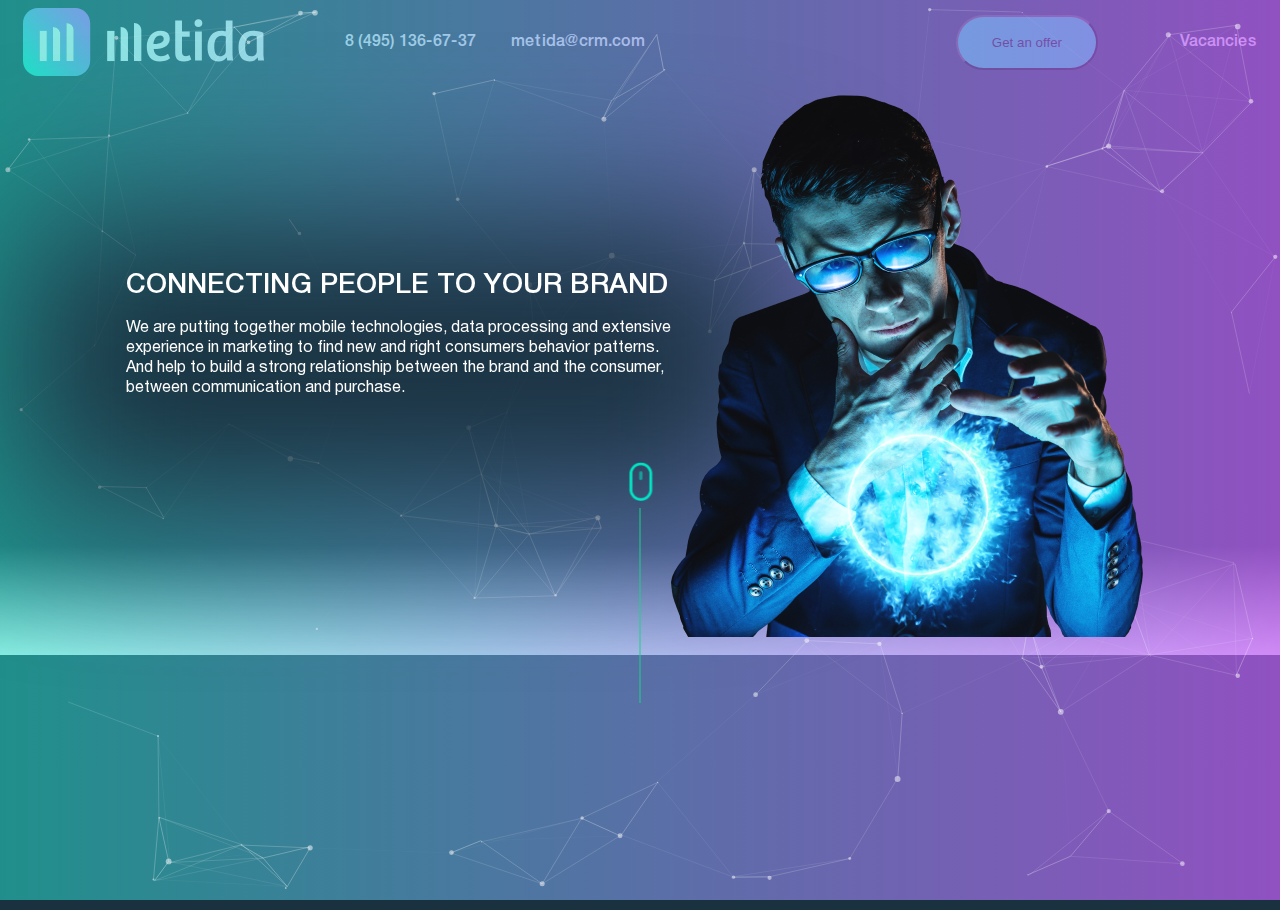
<file: index.html>
<!DOCTYPE html>
<html lang="en">
<head>
    <meta charset="UTF-8">
    <meta name="viewport" content="width=device-width, initial-scale=1.0">
    <title>Document</title>
    <link rel="stylesheet" href="css/fonts.css">
    <link rel="stylesheet" href="css/style.css">
</head>
<body>
    <header class="header">
        <div class="container">
            <div class="header__row">
                <div class="logo header__logo">
                    <img src="images/logo.svg" alt="" class="logo__image">
                </div>
                <a href="tel:84951366737" class="header__link">8 (495) 136-67-37</a>
                <a href="mailto:metida@crm.com" class="header__link">metida@crm.com</a>
                <button class="button header__button">Get an offer</button>
                <a href="" class="header__link">Vacancies</a>
            </div>
        </div>
    </header>

    <main class="main">
        <div class="hero">
            <div id="particles-js"></div>
            <div class="hero__content">
                <div class="container">
                    <div class="hero__row">
                        <div class="hero__left">
                            <h1 class="hero__title">
                                CONNECTING PEOPLE TO YOUR BRAND
                            </h1>
                            <p class="hero__desc">
                                We are putting together mobile technologies, data processing and extensive experience in marketing to find new and right consumers behavior patterns. And help to build a strong relationship between the brand and the consumer, between communication and purchase.
                            </p>
                        </div>
                        <div class="hero__image">
                            <img src="images/man.png" alt="">
                        </div>
                    </div>
                </div>
                <div class="hero__scroll scroll">
                    <div class="scroll__desc"></div>
                    <svg width="41" height="53" viewBox="0 0 41 53" fill="none" xmlns="http://www.w3.org/2000/svg" xmlns:xlink="http://www.w3.org/1999/xlink">
                        <rect width="41" height="53" fill="url(#pattern0)"/>
                        <defs>
                        <pattern id="pattern0" patternContentUnits="objectBoundingBox" width="1" height="1">
                        <use xlink:href="#image0_1_170" transform="matrix(0.0105096 0 0 0.00813008 -0.00446163 0)"/>
                        </pattern>
                        <image id="image0_1_170" width="96" height="123" xlink:href="[data-uri]"/>
                        </defs>
                    </svg>
                    <div class="scroll__line"></div>

                </div>
                
            </div>
            
        </div>
    </main>

    <footer class="footer"></footer>

    <div class="g-hidden">
        <div class="modal">
            <div class="modal__head">
                
            </div>
        </div>
    </div>



    <div id="particles-js"></div> 
    <script src="js/particles.js"></script>
    <script src="js/script.js"></script>
    <script src="js/main.js"></script>
</body>
</html>
</file>
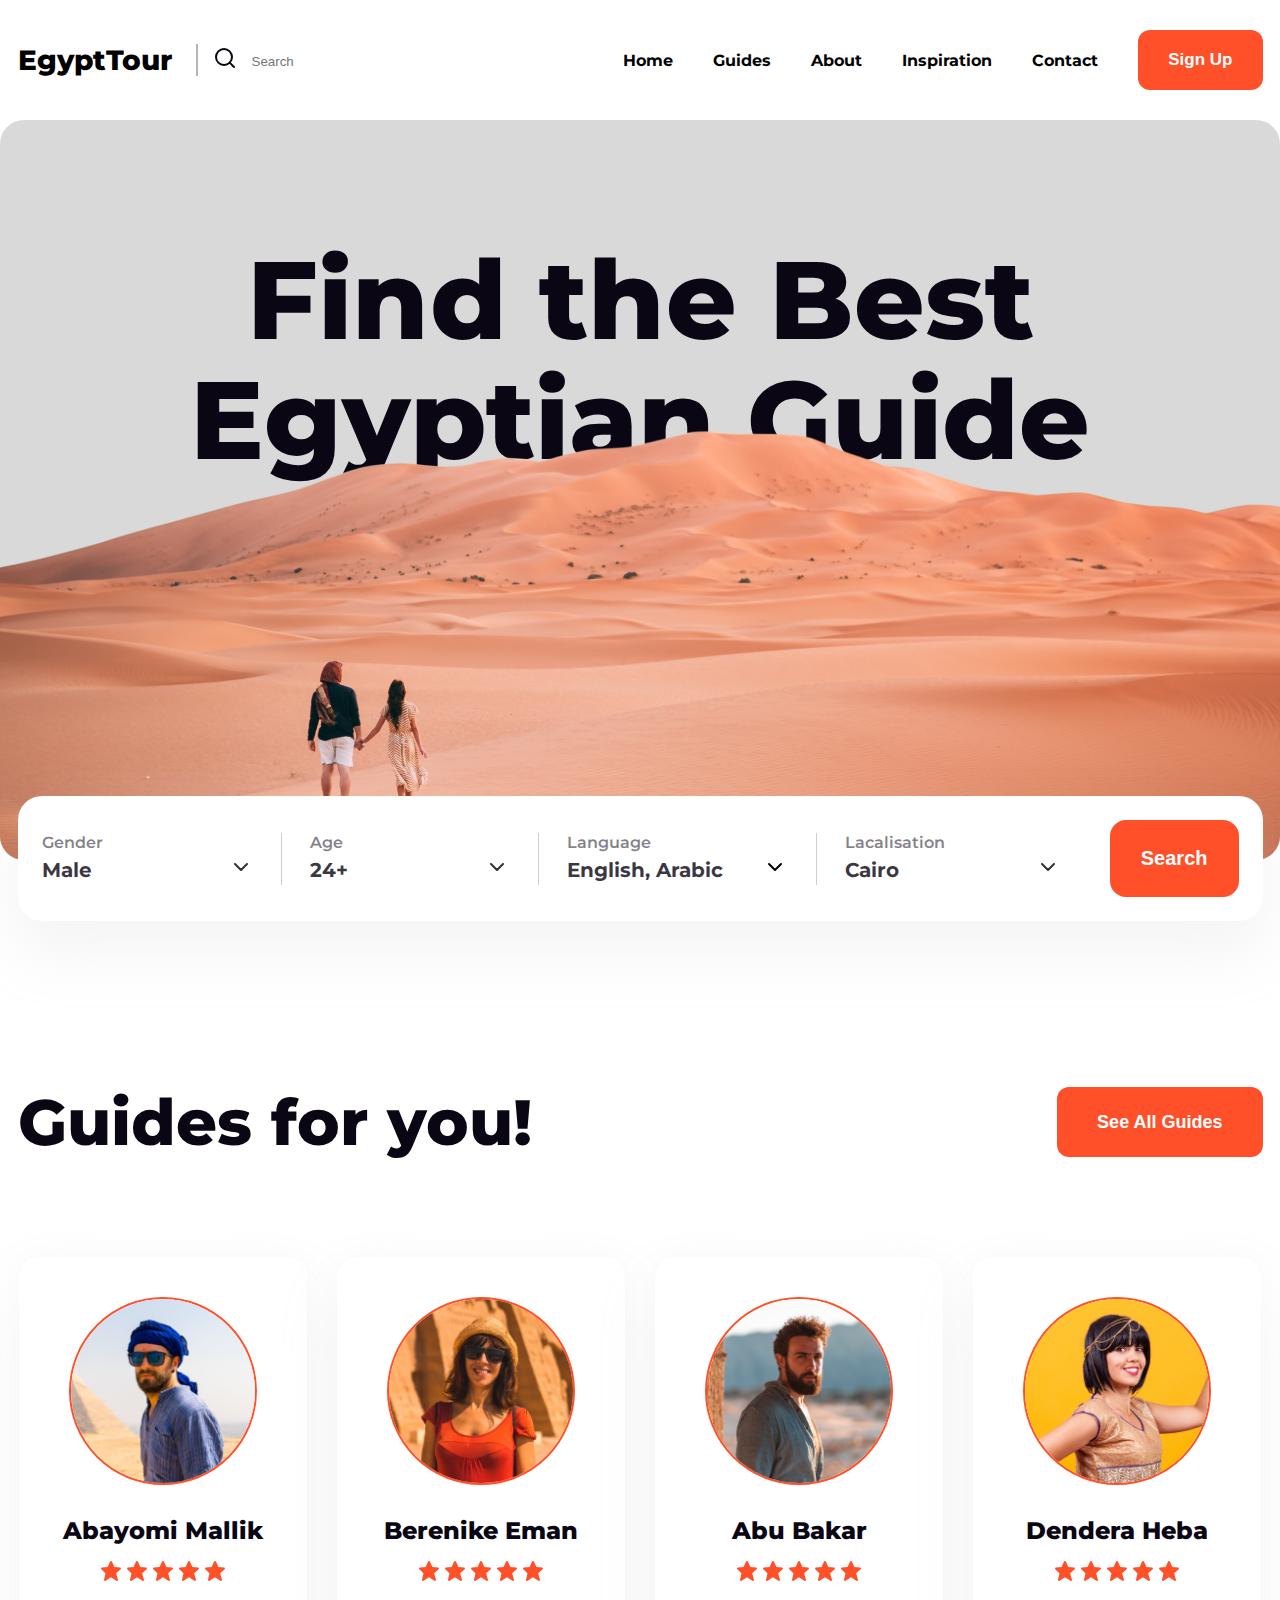
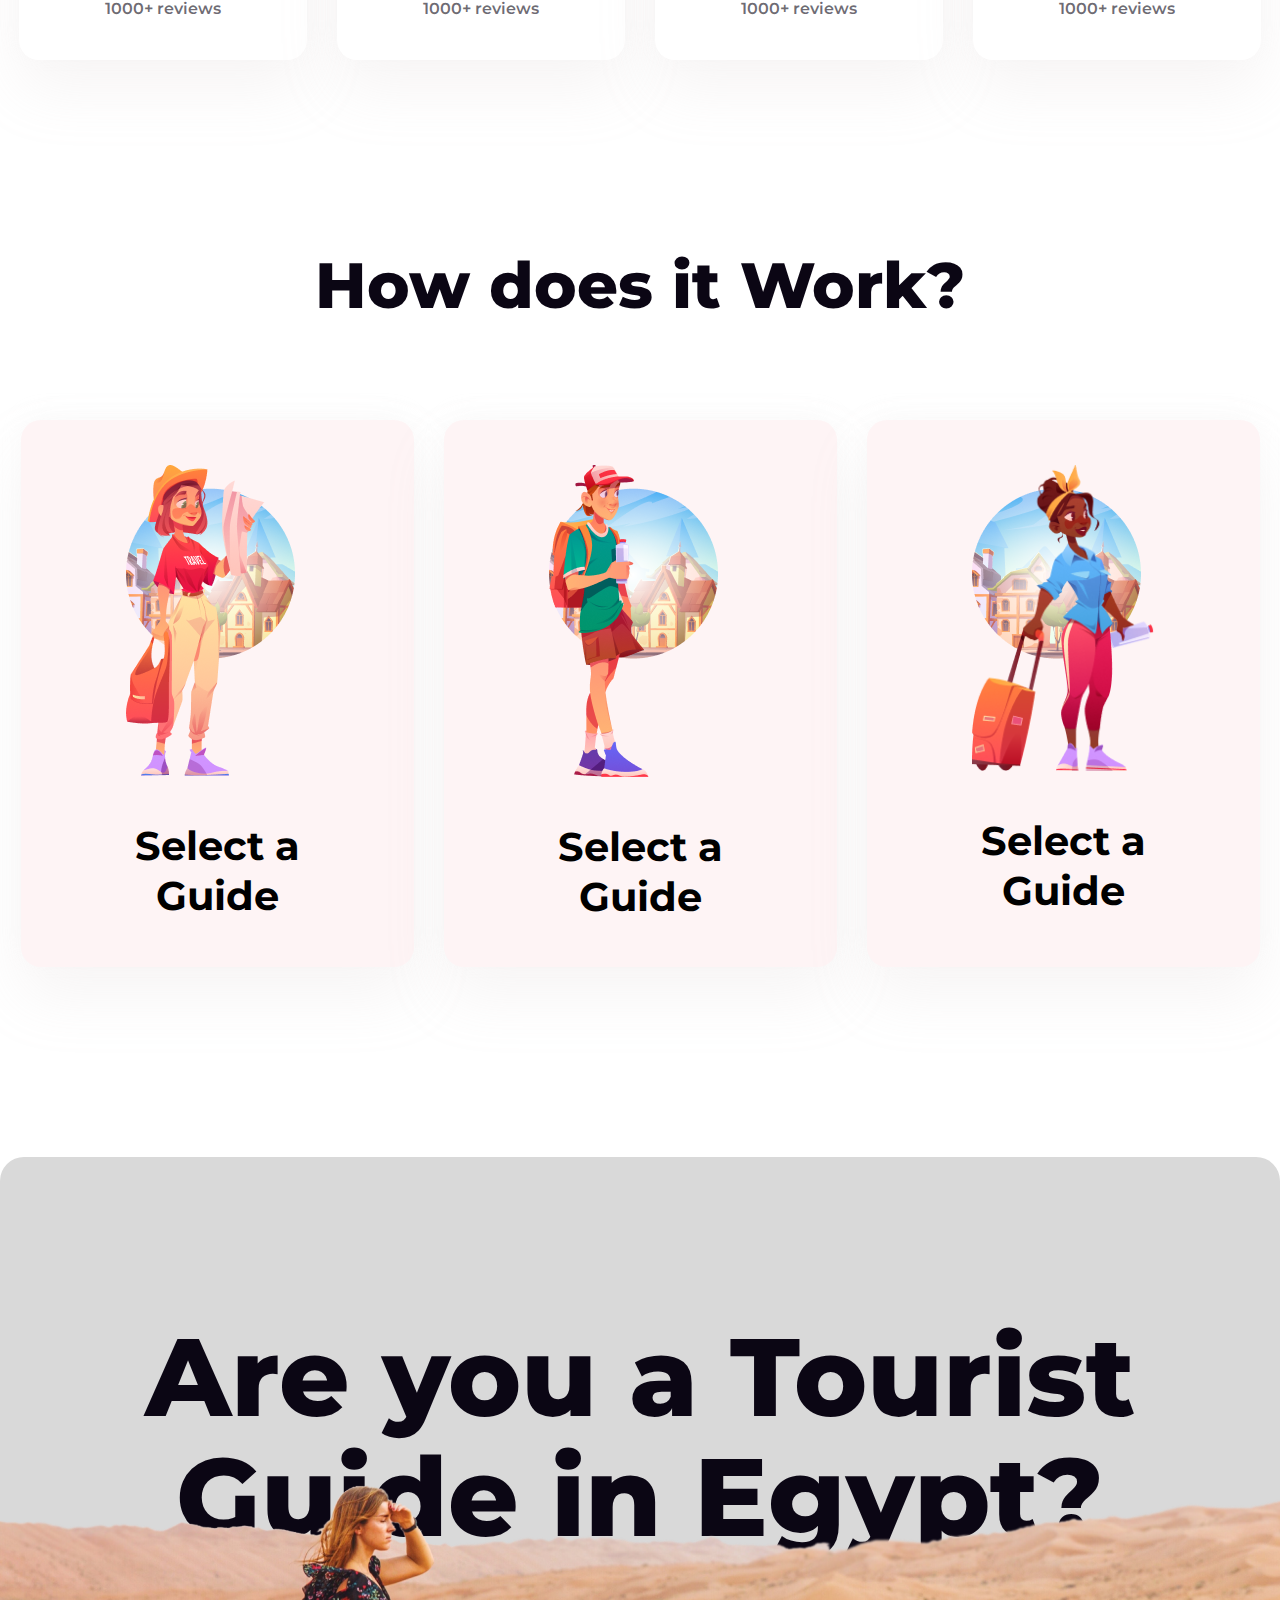
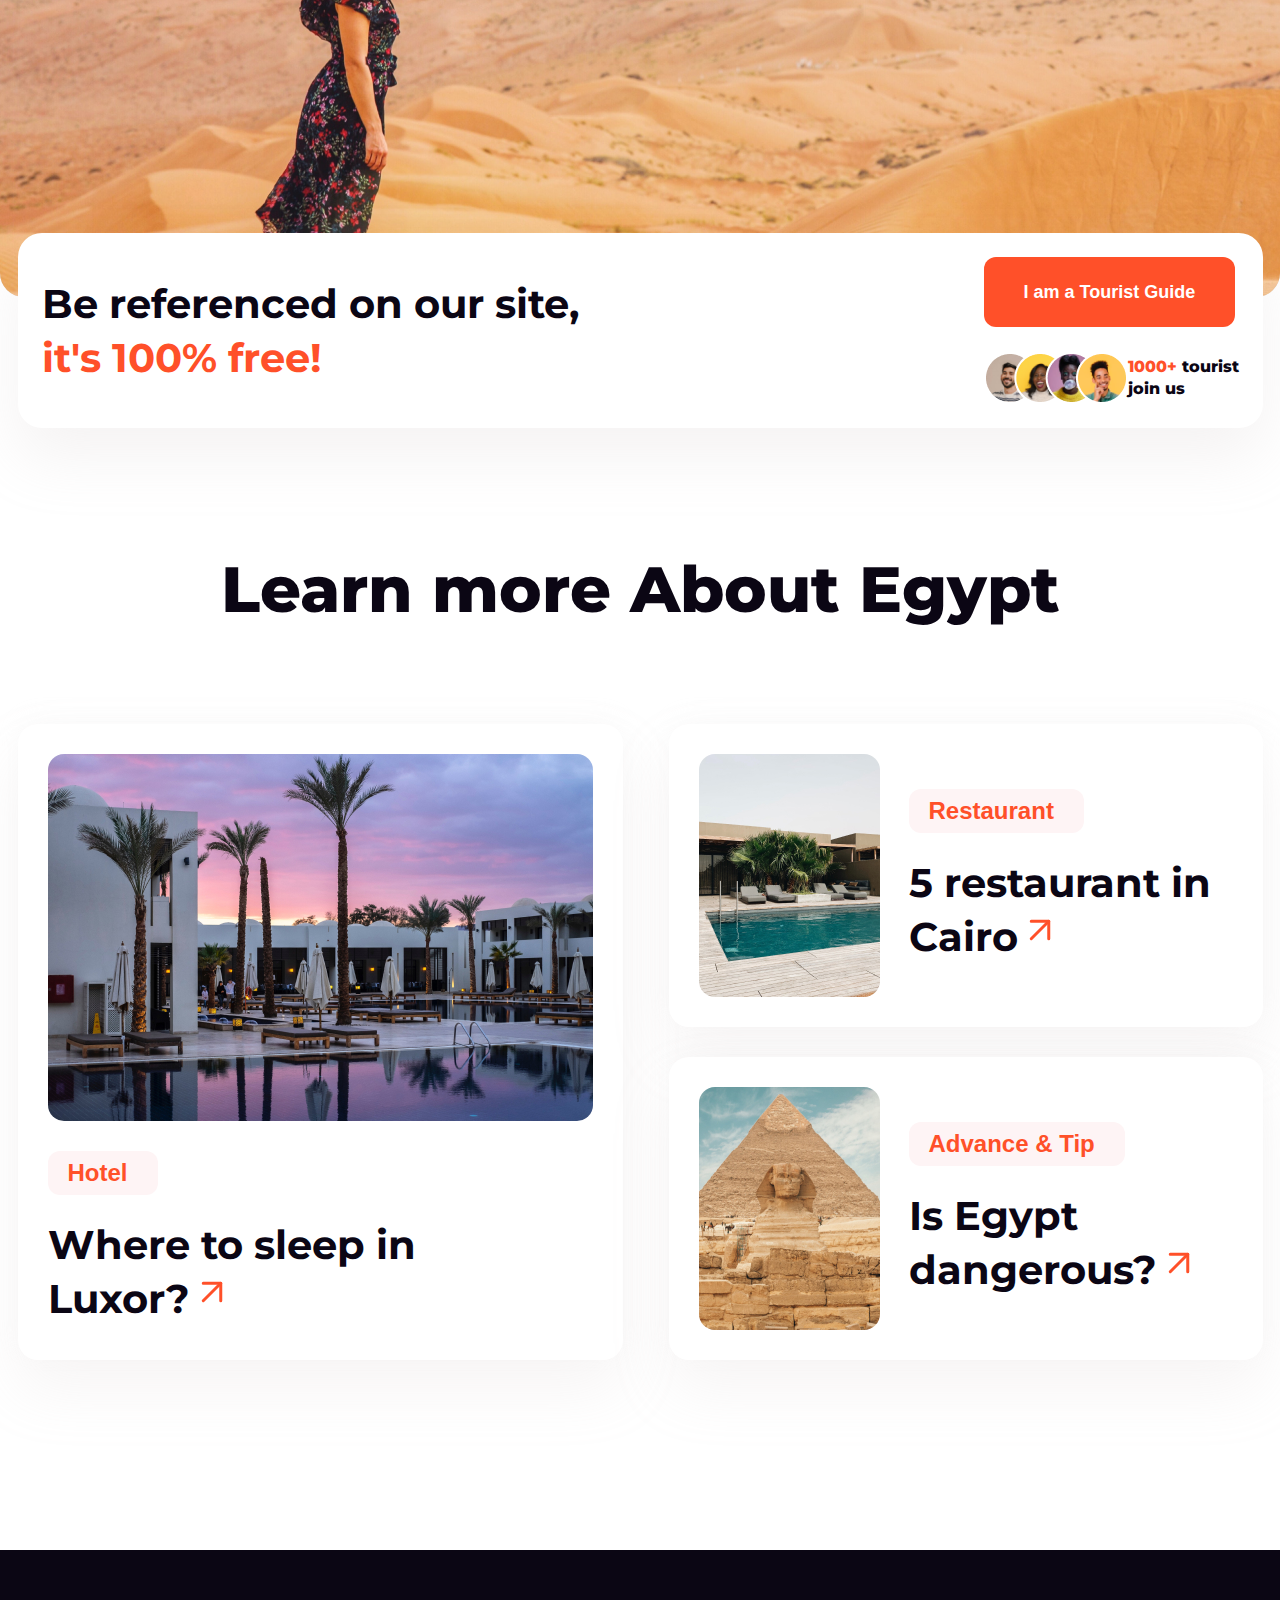
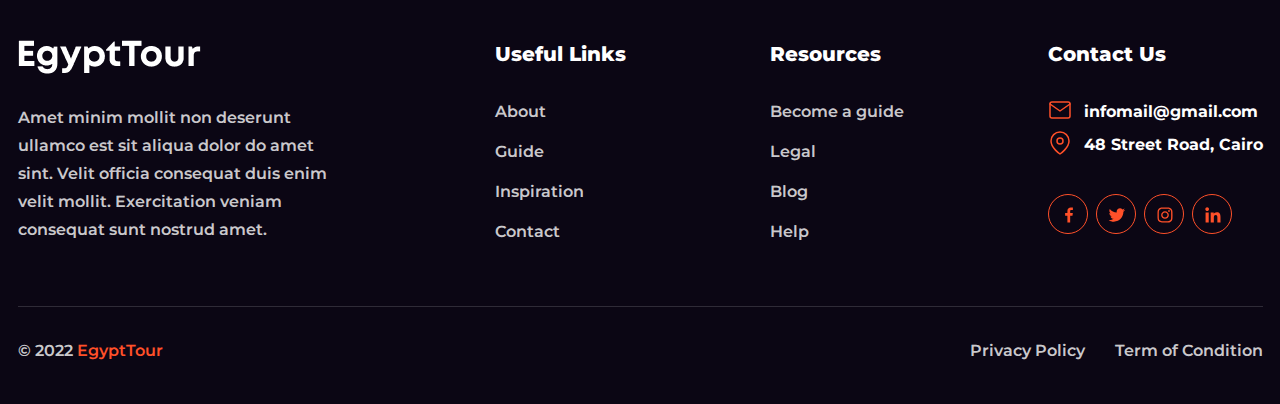
<file: java/index.html>
<!DOCTYPE html>
<html lang="en">
<head>
    <meta charset="UTF-8">
    <meta name="viewport" content="width=device-width, initial-scale=1.0">
    <title>EgyptTour</title>
    <link rel="stylesheet" href="css/style.css">
    <link rel="preconnect" href="https://fonts.googleapis.com">
<link rel="preconnect" href="https://fonts.gstatic.com" crossorigin>
<link href="https://fonts.googleapis.com/css2?family=Montserrat:wght@600;700;800&display=swap" rel="stylesheet">

</head>
<body>
    <header>
        <div class="container">
            <div class="header__wraper">
                <div class="login"><a href="#">EgyptTour</a>
                    <ul class="login__nav">
                        <li class="item__line"></li>
                        <li class="item__svg"><a href="#">
                            <svg xmlns="http://www.w3.org/2000/svg" width="24" height="24" viewBox="0 0 24 24" fill="none">
                                <path d="M11 19C15.4183 19 19 15.4183 19 11C19 6.58172 15.4183 3 11 3C6.58172 3 3 6.58172 3 11C3 15.4183 6.58172 19 11 19Z" stroke="#0B0614" stroke-width="2" stroke-linecap="round" stroke-linejoin="round"/>
                                <path d="M20.9999 21L16.6499 16.65" stroke="#0B0614" stroke-width="2" stroke-linecap="round" stroke-linejoin="round"/>
                                </svg></a>
                        </li>
                        <li class="item__text"><input type="text" placeholder="Search"></li>
                </div>
                    </ul>
                    <ul class="header__nav">
                        <li class="item"><a href="#">Home</a></li>
                        <li class="item"><a href="#">Guides</a></li>
                        <li class="item"><a href="#">About</a></li>
                        <li class="item"><a href="#">Inspiration</a></li>
                        <li class="item"><a href="#">Contact</a></li>
                        <li class="item"><button>Sign Up</button></li>
                    </ul>
            </div>
        </div>
    </header>
    <main>
        <section class="find">
            <div class="container__large">
                <div class="holder__wraper">
                    <div class="holder__image"></div>
                    <p>Find the Best<br> Egyptian Guide</p>
                </div>
            </div>
            <div class="container">
                <div class="list__wraper">
                    <div class="list__nav__main">
                        <div class="list__nav__top">
                            Gender
                        </div>
                        <ul class="list__top">
                            <li class="list__nav">Male</li>
                            <li class="list__nav">
                                <svg xmlns="http://www.w3.org/2000/svg" width="24" height="24" viewBox="0 0 24 24" fill="none">
                                    <path d="M6 9L12 15L18 9" stroke="black" stroke-width="2" stroke-linecap="round" stroke-linejoin="round"/>
                                    </svg>
                            </li>
                        </ul>
                    </div>
                    <div class="list__line"></div>
                    <div class="list__nav__main">
                        <div class="list__nav__top">
                            Age
                        </div>
                        <ul class="list__top">
                            <li class="list__nav">24+</li>
                            <li class="list__nav">
                                <svg xmlns="http://www.w3.org/2000/svg" width="24" height="24" viewBox="0 0 24 24" fill="none">
                                    <path d="M6 9L12 15L18 9" stroke="black" stroke-width="2" stroke-linecap="round" stroke-linejoin="round"/>
                                    </svg>
                            </li>
                        </ul>
                    </div>
                    <div class="list__line"></div>
                    <div class="list__nav__main">
                        <div class="list__nav__top">
                            Language
                        </div>
                        <ul class="list__top">
                            <li class="list__nav">English, Arabic</li>
                            <li class="list__nav--small">
                                <svg xmlns="http://www.w3.org/2000/svg" width="24" height="24" viewBox="0 0 24 24" fill="none">
                                    <path d="M6 9L12 15L18 9" stroke="black" stroke-width="2" stroke-linecap="round" stroke-linejoin="round"/>
                                    </svg>
                            </li>
                        </ul>
                    </div>
                    <div class="list__line"></div>
                    <div class="list__nav__main">
                        <div class="list__nav__top">
                            Lacalisation
                        </div>
                        <ul class="list__top">
                            <li class="list__nav">Cairo</li>
                            <li class="list__nav">
                                <svg xmlns="http://www.w3.org/2000/svg" width="24" height="24" viewBox="0 0 24 24" fill="none">
                                    <path d="M6 9L12 15L18 9" stroke="black" stroke-width="2" stroke-linecap="round" stroke-linejoin="round"/>
                                    </svg>
                            </li>
                        </ul>
                    </div>
                    <button>Search</button>
                </div>
                <div class="block__head">
                    <div class="block__title">Guides for you!</div>
                    <button>See All Guides</button>
                </div>
                <div class="cards__wraper">
                    <ul class="card__head">
                        <li class="card__item--image"><a href="#"></a><img src="images/Screenshot_5 1.png" alt="">
                        </li>
                        <li class="card__item--title">Abayomi Mallik</li>
                        <ul class="item__unit">
                            <li class="unit"><a href="#">
                                <svg xmlns="http://www.w3.org/2000/svg" width="24" height="24" viewBox="0 0 24 24" fill="none">
                                    <path d="M21.947 9.179C21.818 8.801 21.477 8.534 21.079 8.503L15.378 8.05L12.911 2.589C12.75 2.23 12.393 2 12 2C11.607 2 11.25 2.23 11.089 2.588L8.62198 8.05L2.92098 8.503C2.52998 8.534 2.19298 8.791 2.05998 9.16C1.92698 9.529 2.02098 9.942 2.30198 10.216L6.51498 14.323L5.02498 20.775C4.93298 21.174 5.09398 21.589 5.43098 21.822C5.60298 21.94 5.80098 22 5.99998 22C6.19298 22 6.38698 21.944 6.55498 21.832L12 18.202L17.445 21.832C17.793 22.064 18.25 22.055 18.59 21.808C18.928 21.561 19.077 21.128 18.962 20.726L17.133 14.326L21.669 10.244C21.966 9.976 22.075 9.558 21.947 9.179Z" fill="#FF5029"/>
                                    </svg>
                            </a></li>
                            <li class="unit"><a href="#">
                                <svg xmlns="http://www.w3.org/2000/svg" width="24" height="24" viewBox="0 0 24 24" fill="none">
                                    <path d="M21.947 9.179C21.818 8.801 21.477 8.534 21.079 8.503L15.378 8.05L12.911 2.589C12.75 2.23 12.393 2 12 2C11.607 2 11.25 2.23 11.089 2.588L8.62198 8.05L2.92098 8.503C2.52998 8.534 2.19298 8.791 2.05998 9.16C1.92698 9.529 2.02098 9.942 2.30198 10.216L6.51498 14.323L5.02498 20.775C4.93298 21.174 5.09398 21.589 5.43098 21.822C5.60298 21.94 5.80098 22 5.99998 22C6.19298 22 6.38698 21.944 6.55498 21.832L12 18.202L17.445 21.832C17.793 22.064 18.25 22.055 18.59 21.808C18.928 21.561 19.077 21.128 18.962 20.726L17.133 14.326L21.669 10.244C21.966 9.976 22.075 9.558 21.947 9.179Z" fill="#FF5029"/>
                                    </svg>
                            </a></li>
                            <li class="unit"><a href="#">
                                <svg xmlns="http://www.w3.org/2000/svg" width="24" height="24" viewBox="0 0 24 24" fill="none">
                                    <path d="M21.947 9.179C21.818 8.801 21.477 8.534 21.079 8.503L15.378 8.05L12.911 2.589C12.75 2.23 12.393 2 12 2C11.607 2 11.25 2.23 11.089 2.588L8.62198 8.05L2.92098 8.503C2.52998 8.534 2.19298 8.791 2.05998 9.16C1.92698 9.529 2.02098 9.942 2.30198 10.216L6.51498 14.323L5.02498 20.775C4.93298 21.174 5.09398 21.589 5.43098 21.822C5.60298 21.94 5.80098 22 5.99998 22C6.19298 22 6.38698 21.944 6.55498 21.832L12 18.202L17.445 21.832C17.793 22.064 18.25 22.055 18.59 21.808C18.928 21.561 19.077 21.128 18.962 20.726L17.133 14.326L21.669 10.244C21.966 9.976 22.075 9.558 21.947 9.179Z" fill="#FF5029"/>
                                    </svg>
                            </a></li>
                            <li class="unit"><a href="#">
                                <svg xmlns="http://www.w3.org/2000/svg" width="24" height="24" viewBox="0 0 24 24" fill="none">
                                    <path d="M21.947 9.179C21.818 8.801 21.477 8.534 21.079 8.503L15.378 8.05L12.911 2.589C12.75 2.23 12.393 2 12 2C11.607 2 11.25 2.23 11.089 2.588L8.62198 8.05L2.92098 8.503C2.52998 8.534 2.19298 8.791 2.05998 9.16C1.92698 9.529 2.02098 9.942 2.30198 10.216L6.51498 14.323L5.02498 20.775C4.93298 21.174 5.09398 21.589 5.43098 21.822C5.60298 21.94 5.80098 22 5.99998 22C6.19298 22 6.38698 21.944 6.55498 21.832L12 18.202L17.445 21.832C17.793 22.064 18.25 22.055 18.59 21.808C18.928 21.561 19.077 21.128 18.962 20.726L17.133 14.326L21.669 10.244C21.966 9.976 22.075 9.558 21.947 9.179Z" fill="#FF5029"/>
                                    </svg>
                            </a></li>
                            <li class="unit"><a href="#">
                                <svg xmlns="http://www.w3.org/2000/svg" width="24" height="24" viewBox="0 0 24 24" fill="none">
                                    <path d="M21.947 9.179C21.818 8.801 21.477 8.534 21.079 8.503L15.378 8.05L12.911 2.589C12.75 2.23 12.393 2 12 2C11.607 2 11.25 2.23 11.089 2.588L8.62198 8.05L2.92098 8.503C2.52998 8.534 2.19298 8.791 2.05998 9.16C1.92698 9.529 2.02098 9.942 2.30198 10.216L6.51498 14.323L5.02498 20.775C4.93298 21.174 5.09398 21.589 5.43098 21.822C5.60298 21.94 5.80098 22 5.99998 22C6.19298 22 6.38698 21.944 6.55498 21.832L12 18.202L17.445 21.832C17.793 22.064 18.25 22.055 18.59 21.808C18.928 21.561 19.077 21.128 18.962 20.726L17.133 14.326L21.669 10.244C21.966 9.976 22.075 9.558 21.947 9.179Z" fill="#FF5029"/>
                                    </svg>
                            </a></li>
                        </ul>
                        <div class="card__views">1000+ reviews</div>
                    </ul>
                    <ul class="card__head">
                        <li class="card__item--image"><a href="#"></a><img src="images/young-girl-red-dress-visiting-egyptian-temple-nefertari-near-abu-simbel 1.png" alt="">
                        </li>
                        <li class="card__item--title">Berenike Eman</li>
                        <ul class="item__unit">
                            <li class="unit"><a href="#">
                                <svg xmlns="http://www.w3.org/2000/svg" width="24" height="24" viewBox="0 0 24 24" fill="none">
                                    <path d="M21.947 9.179C21.818 8.801 21.477 8.534 21.079 8.503L15.378 8.05L12.911 2.589C12.75 2.23 12.393 2 12 2C11.607 2 11.25 2.23 11.089 2.588L8.62198 8.05L2.92098 8.503C2.52998 8.534 2.19298 8.791 2.05998 9.16C1.92698 9.529 2.02098 9.942 2.30198 10.216L6.51498 14.323L5.02498 20.775C4.93298 21.174 5.09398 21.589 5.43098 21.822C5.60298 21.94 5.80098 22 5.99998 22C6.19298 22 6.38698 21.944 6.55498 21.832L12 18.202L17.445 21.832C17.793 22.064 18.25 22.055 18.59 21.808C18.928 21.561 19.077 21.128 18.962 20.726L17.133 14.326L21.669 10.244C21.966 9.976 22.075 9.558 21.947 9.179Z" fill="#FF5029"/>
                                    </svg>
                            </a></li>
                            <li class="unit"><a href="#">
                                <svg xmlns="http://www.w3.org/2000/svg" width="24" height="24" viewBox="0 0 24 24" fill="none">
                                    <path d="M21.947 9.179C21.818 8.801 21.477 8.534 21.079 8.503L15.378 8.05L12.911 2.589C12.75 2.23 12.393 2 12 2C11.607 2 11.25 2.23 11.089 2.588L8.62198 8.05L2.92098 8.503C2.52998 8.534 2.19298 8.791 2.05998 9.16C1.92698 9.529 2.02098 9.942 2.30198 10.216L6.51498 14.323L5.02498 20.775C4.93298 21.174 5.09398 21.589 5.43098 21.822C5.60298 21.94 5.80098 22 5.99998 22C6.19298 22 6.38698 21.944 6.55498 21.832L12 18.202L17.445 21.832C17.793 22.064 18.25 22.055 18.59 21.808C18.928 21.561 19.077 21.128 18.962 20.726L17.133 14.326L21.669 10.244C21.966 9.976 22.075 9.558 21.947 9.179Z" fill="#FF5029"/>
                                    </svg>
                            </a></li>
                            <li class="unit"><a href="#">
                                <svg xmlns="http://www.w3.org/2000/svg" width="24" height="24" viewBox="0 0 24 24" fill="none">
                                    <path d="M21.947 9.179C21.818 8.801 21.477 8.534 21.079 8.503L15.378 8.05L12.911 2.589C12.75 2.23 12.393 2 12 2C11.607 2 11.25 2.23 11.089 2.588L8.62198 8.05L2.92098 8.503C2.52998 8.534 2.19298 8.791 2.05998 9.16C1.92698 9.529 2.02098 9.942 2.30198 10.216L6.51498 14.323L5.02498 20.775C4.93298 21.174 5.09398 21.589 5.43098 21.822C5.60298 21.94 5.80098 22 5.99998 22C6.19298 22 6.38698 21.944 6.55498 21.832L12 18.202L17.445 21.832C17.793 22.064 18.25 22.055 18.59 21.808C18.928 21.561 19.077 21.128 18.962 20.726L17.133 14.326L21.669 10.244C21.966 9.976 22.075 9.558 21.947 9.179Z" fill="#FF5029"/>
                                    </svg>
                            </a></li>
                            <li class="unit"><a href="#">
                                <svg xmlns="http://www.w3.org/2000/svg" width="24" height="24" viewBox="0 0 24 24" fill="none">
                                    <path d="M21.947 9.179C21.818 8.801 21.477 8.534 21.079 8.503L15.378 8.05L12.911 2.589C12.75 2.23 12.393 2 12 2C11.607 2 11.25 2.23 11.089 2.588L8.62198 8.05L2.92098 8.503C2.52998 8.534 2.19298 8.791 2.05998 9.16C1.92698 9.529 2.02098 9.942 2.30198 10.216L6.51498 14.323L5.02498 20.775C4.93298 21.174 5.09398 21.589 5.43098 21.822C5.60298 21.94 5.80098 22 5.99998 22C6.19298 22 6.38698 21.944 6.55498 21.832L12 18.202L17.445 21.832C17.793 22.064 18.25 22.055 18.59 21.808C18.928 21.561 19.077 21.128 18.962 20.726L17.133 14.326L21.669 10.244C21.966 9.976 22.075 9.558 21.947 9.179Z" fill="#FF5029"/>
                                    </svg>
                            </a></li>
                            <li class="unit"><a href="#">
                                <svg xmlns="http://www.w3.org/2000/svg" width="24" height="24" viewBox="0 0 24 24" fill="none">
                                    <path d="M21.947 9.179C21.818 8.801 21.477 8.534 21.079 8.503L15.378 8.05L12.911 2.589C12.75 2.23 12.393 2 12 2C11.607 2 11.25 2.23 11.089 2.588L8.62198 8.05L2.92098 8.503C2.52998 8.534 2.19298 8.791 2.05998 9.16C1.92698 9.529 2.02098 9.942 2.30198 10.216L6.51498 14.323L5.02498 20.775C4.93298 21.174 5.09398 21.589 5.43098 21.822C5.60298 21.94 5.80098 22 5.99998 22C6.19298 22 6.38698 21.944 6.55498 21.832L12 18.202L17.445 21.832C17.793 22.064 18.25 22.055 18.59 21.808C18.928 21.561 19.077 21.128 18.962 20.726L17.133 14.326L21.669 10.244C21.966 9.976 22.075 9.558 21.947 9.179Z" fill="#FF5029"/>
                                    </svg>
                            </a></li>
                        </ul>
                        <div class="card__views">1000+ reviews</div>
                    </ul>
                    <ul class="card__head">
                        <li class="card__item--image"><a href="#"></a><img src="images/or-hakim-kfZA0rbiG_s-unsplash.png" alt="">
                        </li>
                        <li class="card__item--title">Abu Bakar</li>
                        <ul class="item__unit">
                            <li class="unit"><a href="#">
                                <svg xmlns="http://www.w3.org/2000/svg" width="24" height="24" viewBox="0 0 24 24" fill="none">
                                    <path d="M21.947 9.179C21.818 8.801 21.477 8.534 21.079 8.503L15.378 8.05L12.911 2.589C12.75 2.23 12.393 2 12 2C11.607 2 11.25 2.23 11.089 2.588L8.62198 8.05L2.92098 8.503C2.52998 8.534 2.19298 8.791 2.05998 9.16C1.92698 9.529 2.02098 9.942 2.30198 10.216L6.51498 14.323L5.02498 20.775C4.93298 21.174 5.09398 21.589 5.43098 21.822C5.60298 21.94 5.80098 22 5.99998 22C6.19298 22 6.38698 21.944 6.55498 21.832L12 18.202L17.445 21.832C17.793 22.064 18.25 22.055 18.59 21.808C18.928 21.561 19.077 21.128 18.962 20.726L17.133 14.326L21.669 10.244C21.966 9.976 22.075 9.558 21.947 9.179Z" fill="#FF5029"/>
                                    </svg>
                            </a></li>
                            <li class="unit"><a href="#">
                                <svg xmlns="http://www.w3.org/2000/svg" width="24" height="24" viewBox="0 0 24 24" fill="none">
                                    <path d="M21.947 9.179C21.818 8.801 21.477 8.534 21.079 8.503L15.378 8.05L12.911 2.589C12.75 2.23 12.393 2 12 2C11.607 2 11.25 2.23 11.089 2.588L8.62198 8.05L2.92098 8.503C2.52998 8.534 2.19298 8.791 2.05998 9.16C1.92698 9.529 2.02098 9.942 2.30198 10.216L6.51498 14.323L5.02498 20.775C4.93298 21.174 5.09398 21.589 5.43098 21.822C5.60298 21.94 5.80098 22 5.99998 22C6.19298 22 6.38698 21.944 6.55498 21.832L12 18.202L17.445 21.832C17.793 22.064 18.25 22.055 18.59 21.808C18.928 21.561 19.077 21.128 18.962 20.726L17.133 14.326L21.669 10.244C21.966 9.976 22.075 9.558 21.947 9.179Z" fill="#FF5029"/>
                                    </svg>
                            </a></li>
                            <li class="unit"><a href="#">
                                <svg xmlns="http://www.w3.org/2000/svg" width="24" height="24" viewBox="0 0 24 24" fill="none">
                                    <path d="M21.947 9.179C21.818 8.801 21.477 8.534 21.079 8.503L15.378 8.05L12.911 2.589C12.75 2.23 12.393 2 12 2C11.607 2 11.25 2.23 11.089 2.588L8.62198 8.05L2.92098 8.503C2.52998 8.534 2.19298 8.791 2.05998 9.16C1.92698 9.529 2.02098 9.942 2.30198 10.216L6.51498 14.323L5.02498 20.775C4.93298 21.174 5.09398 21.589 5.43098 21.822C5.60298 21.94 5.80098 22 5.99998 22C6.19298 22 6.38698 21.944 6.55498 21.832L12 18.202L17.445 21.832C17.793 22.064 18.25 22.055 18.59 21.808C18.928 21.561 19.077 21.128 18.962 20.726L17.133 14.326L21.669 10.244C21.966 9.976 22.075 9.558 21.947 9.179Z" fill="#FF5029"/>
                                    </svg>
                            </a></li>
                            <li class="unit"><a href="#">
                                <svg xmlns="http://www.w3.org/2000/svg" width="24" height="24" viewBox="0 0 24 24" fill="none">
                                    <path d="M21.947 9.179C21.818 8.801 21.477 8.534 21.079 8.503L15.378 8.05L12.911 2.589C12.75 2.23 12.393 2 12 2C11.607 2 11.25 2.23 11.089 2.588L8.62198 8.05L2.92098 8.503C2.52998 8.534 2.19298 8.791 2.05998 9.16C1.92698 9.529 2.02098 9.942 2.30198 10.216L6.51498 14.323L5.02498 20.775C4.93298 21.174 5.09398 21.589 5.43098 21.822C5.60298 21.94 5.80098 22 5.99998 22C6.19298 22 6.38698 21.944 6.55498 21.832L12 18.202L17.445 21.832C17.793 22.064 18.25 22.055 18.59 21.808C18.928 21.561 19.077 21.128 18.962 20.726L17.133 14.326L21.669 10.244C21.966 9.976 22.075 9.558 21.947 9.179Z" fill="#FF5029"/>
                                    </svg>
                            </a></li>
                            <li class="unit"><a href="#">
                                <svg xmlns="http://www.w3.org/2000/svg" width="24" height="24" viewBox="0 0 24 24" fill="none">
                                    <path d="M21.947 9.179C21.818 8.801 21.477 8.534 21.079 8.503L15.378 8.05L12.911 2.589C12.75 2.23 12.393 2 12 2C11.607 2 11.25 2.23 11.089 2.588L8.62198 8.05L2.92098 8.503C2.52998 8.534 2.19298 8.791 2.05998 9.16C1.92698 9.529 2.02098 9.942 2.30198 10.216L6.51498 14.323L5.02498 20.775C4.93298 21.174 5.09398 21.589 5.43098 21.822C5.60298 21.94 5.80098 22 5.99998 22C6.19298 22 6.38698 21.944 6.55498 21.832L12 18.202L17.445 21.832C17.793 22.064 18.25 22.055 18.59 21.808C18.928 21.561 19.077 21.128 18.962 20.726L17.133 14.326L21.669 10.244C21.966 9.976 22.075 9.558 21.947 9.179Z" fill="#FF5029"/>
                                    </svg>
                            </a></li>
                        </ul>
                        <div class="card__views">1000+ reviews</div>
                    </ul>
                    <ul class="card__head">
                        <li class="card__item--image"><a href="#"></a><img src="images/beautiful-young-woman-wearing-egyptian-traditional-dress-foreign-culture 1.png" alt="">
                        </li>
                        <li class="card__item--title">Dendera Heba</li>
                        <ul class="item__unit">
                            <li class="unit"><a href="#">
                                <svg xmlns="http://www.w3.org/2000/svg" width="24" height="24" viewBox="0 0 24 24" fill="none">
                                    <path d="M21.947 9.179C21.818 8.801 21.477 8.534 21.079 8.503L15.378 8.05L12.911 2.589C12.75 2.23 12.393 2 12 2C11.607 2 11.25 2.23 11.089 2.588L8.62198 8.05L2.92098 8.503C2.52998 8.534 2.19298 8.791 2.05998 9.16C1.92698 9.529 2.02098 9.942 2.30198 10.216L6.51498 14.323L5.02498 20.775C4.93298 21.174 5.09398 21.589 5.43098 21.822C5.60298 21.94 5.80098 22 5.99998 22C6.19298 22 6.38698 21.944 6.55498 21.832L12 18.202L17.445 21.832C17.793 22.064 18.25 22.055 18.59 21.808C18.928 21.561 19.077 21.128 18.962 20.726L17.133 14.326L21.669 10.244C21.966 9.976 22.075 9.558 21.947 9.179Z" fill="#FF5029"/>
                                    </svg>
                            </a></li>
                            <li class="unit"><a href="#">
                                <svg xmlns="http://www.w3.org/2000/svg" width="24" height="24" viewBox="0 0 24 24" fill="none">
                                    <path d="M21.947 9.179C21.818 8.801 21.477 8.534 21.079 8.503L15.378 8.05L12.911 2.589C12.75 2.23 12.393 2 12 2C11.607 2 11.25 2.23 11.089 2.588L8.62198 8.05L2.92098 8.503C2.52998 8.534 2.19298 8.791 2.05998 9.16C1.92698 9.529 2.02098 9.942 2.30198 10.216L6.51498 14.323L5.02498 20.775C4.93298 21.174 5.09398 21.589 5.43098 21.822C5.60298 21.94 5.80098 22 5.99998 22C6.19298 22 6.38698 21.944 6.55498 21.832L12 18.202L17.445 21.832C17.793 22.064 18.25 22.055 18.59 21.808C18.928 21.561 19.077 21.128 18.962 20.726L17.133 14.326L21.669 10.244C21.966 9.976 22.075 9.558 21.947 9.179Z" fill="#FF5029"/>
                                    </svg>
                            </a></li>
                            <li class="unit"><a href="#">
                                <svg xmlns="http://www.w3.org/2000/svg" width="24" height="24" viewBox="0 0 24 24" fill="none">
                                    <path d="M21.947 9.179C21.818 8.801 21.477 8.534 21.079 8.503L15.378 8.05L12.911 2.589C12.75 2.23 12.393 2 12 2C11.607 2 11.25 2.23 11.089 2.588L8.62198 8.05L2.92098 8.503C2.52998 8.534 2.19298 8.791 2.05998 9.16C1.92698 9.529 2.02098 9.942 2.30198 10.216L6.51498 14.323L5.02498 20.775C4.93298 21.174 5.09398 21.589 5.43098 21.822C5.60298 21.94 5.80098 22 5.99998 22C6.19298 22 6.38698 21.944 6.55498 21.832L12 18.202L17.445 21.832C17.793 22.064 18.25 22.055 18.59 21.808C18.928 21.561 19.077 21.128 18.962 20.726L17.133 14.326L21.669 10.244C21.966 9.976 22.075 9.558 21.947 9.179Z" fill="#FF5029"/>
                                    </svg>
                            </a></li>
                            <li class="unit"><a href="#">
                                <svg xmlns="http://www.w3.org/2000/svg" width="24" height="24" viewBox="0 0 24 24" fill="none">
                                    <path d="M21.947 9.179C21.818 8.801 21.477 8.534 21.079 8.503L15.378 8.05L12.911 2.589C12.75 2.23 12.393 2 12 2C11.607 2 11.25 2.23 11.089 2.588L8.62198 8.05L2.92098 8.503C2.52998 8.534 2.19298 8.791 2.05998 9.16C1.92698 9.529 2.02098 9.942 2.30198 10.216L6.51498 14.323L5.02498 20.775C4.93298 21.174 5.09398 21.589 5.43098 21.822C5.60298 21.94 5.80098 22 5.99998 22C6.19298 22 6.38698 21.944 6.55498 21.832L12 18.202L17.445 21.832C17.793 22.064 18.25 22.055 18.59 21.808C18.928 21.561 19.077 21.128 18.962 20.726L17.133 14.326L21.669 10.244C21.966 9.976 22.075 9.558 21.947 9.179Z" fill="#FF5029"/>
                                    </svg>
                            </a></li>
                            <li class="unit"><a href="#">
                                <svg xmlns="http://www.w3.org/2000/svg" width="24" height="24" viewBox="0 0 24 24" fill="none">
                                    <path d="M21.947 9.179C21.818 8.801 21.477 8.534 21.079 8.503L15.378 8.05L12.911 2.589C12.75 2.23 12.393 2 12 2C11.607 2 11.25 2.23 11.089 2.588L8.62198 8.05L2.92098 8.503C2.52998 8.534 2.19298 8.791 2.05998 9.16C1.92698 9.529 2.02098 9.942 2.30198 10.216L6.51498 14.323L5.02498 20.775C4.93298 21.174 5.09398 21.589 5.43098 21.822C5.60298 21.94 5.80098 22 5.99998 22C6.19298 22 6.38698 21.944 6.55498 21.832L12 18.202L17.445 21.832C17.793 22.064 18.25 22.055 18.59 21.808C18.928 21.561 19.077 21.128 18.962 20.726L17.133 14.326L21.669 10.244C21.966 9.976 22.075 9.558 21.947 9.179Z" fill="#FF5029"/>
                                    </svg>
                            </a></li>
                        </ul>
                        <div class="card__views">1000+ reviews</div>
                    </ul>
                </div>
                <div class="block__title custom__block__title">How does it Work?</div>
                <div class="cards__wraper custom__cards__wraper">
                    <div class="card__head custom__card__head">
                        <div class="card__grup"><a href="#">
                            <img src="images/_Group_.png" alt="">
                                <div class="card__mask">
                                    <img src="images/Mask group.png" alt="">
                                </div>
                                <div class="card__subtitle">Select a Guide</div>
                            </a>
                        </div>
                    </div> 
                    <div class="card__head custom__card__head">
                        <div class="card__grup"><a href="#">
                            <img src="images/tenegeer.png" alt="">
                                <div class="card__mask">
                                    <img src="images/Mask group.png" alt="">
                                </div>
                                <div class="card__subtitle">Select a Guide</div>
                            </a>
                        </div>
                    </div> 
                    <div class="card__head custom__card__head">
                        <div class="card__grup"><a href="#">
                            <img src="images/women.png" alt="">
                                <div class="card__mask">
                                    <img src="images/Mask group.png" alt="">
                                </div>
                                <div class="card__subtitle">Select a Guide</div>
                            </a>
                        </div>
                    </div> 
                </div>
            </div>
        </section>
        <section class="tourist">
            <div class="container__large">
                <div class="holder__wraper custom__holder__wraper">
                    <div class="holder__image custom__holder__image"></div>
                    <p>Are you a Tourist<br> Guide in Egypt?</p>
                </div>
            </div>
            <div class="container">
                <div class="list__wraper custom__list__wraper">
                    <div class="list__title">
                        <p>Be referenced on our site,<br><span>it's 100% free!</span> </p>
                    </div>
                    <div class="list__button">
                        <button>I am a Tourist Guide</button>
                        <div class="icon__wraper">
                            <ul class="list__icon">
                                <li class="icon__item"><img src="images/Ellipse 6.png" alt=""></li>
                                <li class="icon__item"><img src="images/Ellipse 7.png" alt=""></li>
                                <li class="icon__item"><img src="images/Ellipse 8.png" alt=""></li>
                                <li class="icon__item"><img src="images/Ellipse 9.png" alt=""></li>
                            </ul>
                            <div class="list__subtitle">
                                <p><span>1000+</span> tourist<br> join us</p>
                            </div>
                        </div>
                    </div>
                </div>
            </div>
        </section>
        <section class="learn">
            <div class="container">
                <div class="block__title custom__block__title">Learn more About Egypt</div>
            
                <div class="learn__wraper">
                    <div class="block__left">
                        <img src="images/valeriia-bugaiova-_pPHgeHz1uk-unsplash 1.jpg" alt="">
                        <button>Hotel</button>
                            <div class="block__subtitle">Where to sleep in Luxor?<a href="#">
                                <svg xmlns="http://www.w3.org/2000/svg" width="42" height="42" viewBox="0 0 42 42" fill="none">
                                    <path d="M12.25 29.75L29.75 12.25" stroke="#FF5029" stroke-width="3" stroke-linecap="round" stroke-linejoin="round"/>
                                    <path d="M12.25 12.25H29.75V29.75" stroke="#FF5029" stroke-width="3" stroke-linecap="round" stroke-linejoin="round"/>
                                    </svg></a>
                            </div>
                    </div>
                    <div class="block__right">
                        <div class="block__right__item">
                                <div class="item__left">
                                    <img src="images/nadja-KqJMh27dcnU-unsplash 1.jpg" alt="">
                                </div>
                                <div class="item__right">
                                    <button>Restaurant</button>
                                    <div class="block__subtitle">5 restaurant in Cairo<a href="#">
                                        <svg xmlns="http://www.w3.org/2000/svg" width="42" height="42" viewBox="0 0 42 42" fill="none">
                                            <path d="M12.25 29.75L29.75 12.25" stroke="#FF5029" stroke-width="3" stroke-linecap="round" stroke-linejoin="round"/>
                                            <path d="M12.25 12.25H29.75V29.75" stroke="#FF5029" stroke-width="3" stroke-linecap="round" stroke-linejoin="round"/>
                                            </svg></a>
                                    </div>
                                </div>
                        </div>
                        <div class="block__right__item">
                                <div class="item__left">
                                    <img src="images/spencer-davis-ONVA6s03hg8-unsplash 1.jpg" alt="">
                                </div>
                                <div class="item__right">
                                    <button>Advance & Tip</button>
                                    <div class="block__subtitle">Is Egypt dangerous?<a href="#">
                                        <svg xmlns="http://www.w3.org/2000/svg" width="42" height="42" viewBox="0 0 42 42" fill="none">
                                            <path d="M12.25 29.75L29.75 12.25" stroke="#FF5029" stroke-width="3" stroke-linecap="round" stroke-linejoin="round"/>
                                            <path d="M12.25 12.25H29.75V29.75" stroke="#FF5029" stroke-width="3" stroke-linecap="round" stroke-linejoin="round"/>
                                            </svg></a>
                                    </div>
                                </div>
                        </div>
                    </div>
                </div>
            </div>
        </section>
    </main>
    <footer class="footer">
        <div class="container">
            <div class="footer__wraper">
                <div class="footer__logo">
                    <a href="#"><img src="images/EgyptTour.png" alt=""></a>
                    <p>Amet minim mollit non deserunt ullamco est sit aliqua dolor do amet sint. Velit officia consequat duis enim velit mollit. Exercitation veniam consequat sunt nostrud amet.</p>
                </div>
                <div class="footer__list">
                    <ul class="list__main"><p>Useful Links</p>
                        <a href="#"><li class="list__item">About</li></a>
                        <a href="#"><li class="list__item">Guide</li></a>
                        <a href="#"><li class="list__item">Inspiration</li></a>
                        <a href="#"><li class="list__item">Contact</li></a>
                    </ul>
                </div>
                <div class="footer__list">
                    <ul class="list__main"><p>Resources</p>
                        <a href="#"><li class="list__item">Become a guide</li></a>
                        <a href="#"><li class="list__item">Legal</li></a>
                        <a href="#"><li class="list__item">Blog</li></a>
                        <a href="#"><li class="list__item">Help</li></a>
                    </ul>
                </div>
                <div class="footer__list">
                    <div class="list__main"><p>Contact Us</p>
                        <ul class="contact">
                            <a href="#"><li class="contact__item">
                                <svg xmlns="http://www.w3.org/2000/svg" width="24" height="24" viewBox="0 0 24 24" fill="none">
                                    <path d="M4 4H20C21.1 4 22 4.9 22 6V18C22 19.1 21.1 20 20 20H4C2.9 20 2 19.1 2 18V6C2 4.9 2.9 4 4 4Z" stroke="#FF5029" stroke-width="1.5" stroke-linecap="round" stroke-linejoin="round"/>
                                    <path d="M22 6L12 13L2 6" stroke="#FF5029" stroke-width="1.5" stroke-linecap="round" stroke-linejoin="round"/>
                                    </svg></li>
                                </a>
                            <a href="mailto:infomail@gmail.com"><li>infomail@gmail.com</li></a>
                        </ul>
                        <ul class="contact">
                            <a href="#"><li class="contact__item">
                                <svg xmlns="http://www.w3.org/2000/svg" width="24" height="24" viewBox="0 0 24 24" fill="none">
                                    <path d="M21 10C21 17 12 23 12 23C12 23 3 17 3 10C3 7.61305 3.94821 5.32387 5.63604 3.63604C7.32387 1.94821 9.61305 1 12 1C14.3869 1 16.6761 1.94821 18.364 3.63604C20.0518 5.32387 21 7.61305 21 10Z" stroke="#FF5029" stroke-width="1.5" stroke-linecap="round" stroke-linejoin="round"/>
                                    <path d="M12 13C13.6569 13 15 11.6569 15 10C15 8.34315 13.6569 7 12 7C10.3431 7 9 8.34315 9 10C9 11.6569 10.3431 13 12 13Z" stroke="#FF5029" stroke-width="1.5" stroke-linecap="round" stroke-linejoin="round"/>
                                    </svg></li>
                                </a>
                            <a href=#><li>48 Street Road, Cairo</li></a>
                        </ul>
                        <div class="icon__wrap">
                            <div class="icon__item__contact">
                                <button>
                                    <svg xmlns="http://www.w3.org/2000/svg" width="20" height="20" viewBox="0 0 20 20" fill="none">
                                        <path d="M11.1643 17.4976V10.6676H13.4684L13.8109 7.99346H11.1643V6.29012C11.1643 5.51846 11.3793 4.99012 12.4868 4.99012H13.8901V2.60596C13.2076 2.53263 12.5209 2.49762 11.8343 2.50012C9.79761 2.50012 8.39927 3.74346 8.39927 6.02596V7.98846H6.11011V10.6626H8.40427V17.4976H11.1643Z" fill="#FF5029"/>
                                        </svg>
                                </button>
                            </div>
                            <div class="icon__item__contact">
                                <button>
                                    <svg xmlns="http://www.w3.org/2000/svg" width="20" height="20" viewBox="0 0 20 20" fill="none">
                                        <path d="M16.3609 6.66412C16.3717 6.80995 16.3717 6.95495 16.3717 7.09995C16.3717 11.5375 12.9942 16.6508 6.82175 16.6508C4.92008 16.6508 3.15341 16.1 1.66675 15.1433C1.93675 15.1741 2.19675 15.185 2.47758 15.185C4.04675 15.185 5.49091 14.655 6.64508 13.7508C5.16925 13.72 3.93258 12.7533 3.50591 11.4233C3.71341 11.4541 3.92175 11.475 4.14008 11.475C4.44091 11.475 4.74341 11.4333 5.02425 11.3608C3.48508 11.0491 2.33258 9.69829 2.33258 8.06662V8.02495C2.78008 8.27412 3.29925 8.42995 3.84925 8.45079C2.94508 7.84912 2.35258 6.81995 2.35258 5.65579C2.35258 5.03245 2.51841 4.46079 2.80925 3.96245C4.46175 5.99829 6.94591 7.32912 9.73091 7.47495C9.67925 7.22495 9.64758 6.96579 9.64758 6.70579C9.64758 4.85579 11.1442 3.34912 13.0042 3.34912C13.9709 3.34912 14.8434 3.75412 15.4567 4.40912C16.2151 4.26329 16.9417 3.98245 17.5867 3.59829C17.3376 4.37745 16.8067 5.03245 16.1109 5.44829C16.7867 5.37495 17.4417 5.18829 18.0434 4.92829C17.5867 5.59329 17.0159 6.18579 16.3609 6.66412Z" fill="#FF5029"/>
                                        </svg>
                                </button>
                            </div>
                            <div class="icon__item__contact">
                                <button>
                                    <svg xmlns="http://www.w3.org/2000/svg" width="20" height="20" viewBox="0 0 20 20" fill="none">
                                        <path d="M9.99898 6.14746C7.87065 6.14746 6.14648 7.87246 6.14648 9.99996C6.14648 12.1283 7.87065 13.8533 9.99898 13.8533C12.1257 13.8533 13.8515 12.1283 13.8515 9.99996C13.8515 7.87246 12.1257 6.14746 9.99898 6.14746ZM9.99898 12.5033C8.61648 12.5033 7.49565 11.3825 7.49565 10.0008C7.49565 8.61829 8.61648 7.49829 9.99898 7.49829C11.3815 7.49829 12.5007 8.61829 12.5007 10.0008C12.5007 11.3825 11.3815 12.5033 9.99898 12.5033Z" fill="#FF5029"/>
                                        <path d="M14.0048 6.90409C14.5009 6.90409 14.9031 6.50189 14.9031 6.00575C14.9031 5.50962 14.5009 5.10742 14.0048 5.10742C13.5086 5.10742 13.1064 5.50962 13.1064 6.00575C13.1064 6.50189 13.5086 6.90409 14.0048 6.90409Z" fill="#FF5029"/>
                                        <path d="M17.1106 5.09273C16.7198 4.08523 15.924 3.28856 14.9165 2.89939C14.334 2.68023 13.7181 2.56273 13.0948 2.54939C12.2923 2.51439 12.0381 2.50439 10.0031 2.50439C7.96813 2.50439 7.7073 2.50439 6.91146 2.54939C6.2898 2.56189 5.67396 2.67939 5.09146 2.89939C4.08313 3.28856 3.2873 4.08523 2.8973 5.09273C2.67813 5.67606 2.56063 6.29106 2.54813 6.91439C2.5123 7.71606 2.50146 7.97023 2.50146 10.0061C2.50146 12.0411 2.50146 12.3002 2.54813 13.0977C2.56063 13.7211 2.67813 14.3361 2.8973 14.9202C3.28813 15.9269 4.08396 16.7236 5.0923 17.1136C5.6723 17.3402 6.28813 17.4686 6.91313 17.4886C7.71563 17.5236 7.9698 17.5344 10.0048 17.5344C12.0398 17.5344 12.3006 17.5344 13.0965 17.4886C13.719 17.4761 14.3348 17.3577 14.9181 17.1394C15.9256 16.7486 16.7215 15.9527 17.1123 14.9452C17.3315 14.3619 17.449 13.7469 17.4615 13.1236C17.4973 12.3219 17.5081 12.0677 17.5081 10.0319C17.5081 7.99606 17.5081 7.73773 17.4615 6.94023C17.4506 6.30856 17.334 5.68273 17.1106 5.09273ZM16.0956 13.0361C16.0898 13.5161 16.0031 13.9919 15.8365 14.4427C15.5823 15.0986 15.0648 15.6169 14.4098 15.8686C13.964 16.0344 13.494 16.1211 13.0181 16.1277C12.2265 16.1644 12.0031 16.1736 9.97313 16.1736C7.94147 16.1736 7.73396 16.1736 6.9273 16.1277C6.45313 16.1219 5.98146 16.0344 5.53646 15.8686C4.87896 15.6177 4.35813 15.0994 4.10396 14.4427C3.94063 13.9977 3.8523 13.5269 3.8448 13.0519C3.80896 12.2602 3.80063 12.0369 3.80063 10.0069C3.80063 7.97606 3.80063 7.76856 3.8448 6.96106C3.85063 6.48106 3.9373 6.00606 4.10396 5.55523C4.35813 4.89773 4.87896 4.38023 5.53646 4.12856C5.98146 3.96356 6.45313 3.87606 6.9273 3.86939C7.7198 3.83356 7.9423 3.82356 9.97313 3.82356C12.004 3.82356 12.2123 3.82356 13.0181 3.86939C13.494 3.87523 13.964 3.96273 14.4098 4.12856C15.0648 4.38106 15.5823 4.89939 15.8365 5.55523C15.9998 6.00023 16.0881 6.47106 16.0956 6.94606C16.1315 7.73856 16.1406 7.96106 16.1406 9.99189C16.1406 12.0219 16.1406 12.2402 16.1048 13.0369H16.0956V13.0361Z" fill="#FF5029"/>
                                        </svg>
                                </button>
                            </div>
                            <div class="icon__item__contact">
                                <button>
                                    <svg xmlns="http://www.w3.org/2000/svg" width="20" height="20" viewBox="0 0 20 20" fill="none">
                                        <path d="M4.15243 5.99774C5.15943 5.99774 5.97577 5.18141 5.97577 4.17441C5.97577 3.16741 5.15943 2.35107 4.15243 2.35107C3.14544 2.35107 2.3291 3.16741 2.3291 4.17441C2.3291 5.18141 3.14544 5.99774 4.15243 5.99774Z" fill="#FF5029"/>
                                        <path d="M7.69743 7.37939V17.4952H10.8383V12.4927C10.8383 11.1727 11.0866 9.89439 12.7233 9.89439C14.3374 9.89439 14.3574 11.4036 14.3574 12.5761V17.4961H17.4999V11.9486C17.4999 9.22356 16.9133 7.12939 13.7283 7.12939C12.1991 7.12939 11.1741 7.96856 10.7549 8.76273H10.7124V7.37939H7.69743ZM2.5791 7.37939H5.72493V17.4952H2.5791V7.37939Z" fill="#FF5029"/>
                                        </svg>
                                </button>
                            </div>
                        </div>
                    </div>
                </div>
            </div>
            <div class="line__footer"></div>
            <div class="footer__end">
                <div class="copyright">
                    <a href="#">© 2022 <span>EgyptTour</span></a>
                </div>
            
                <div class="copyright__next">
                    <div class="copyright">
                        <a href="#">Privacy Policy</a>
                    </div>
                    <div class="copyright">
                        <a href="#">Term of Condition</a>
                    </div>
                </div>
            </div>
        </div>
    </footer>
    
    <script src="https://code.jquery.com/jquery-3.7.1.js" integrity="sha256-eKhayi8LEQwp4NKxN+CfCh+3qOVUtJn3QNZ0TciWLP4=" crossorigin="anonymous"></script>
    <script src="java/script.js"></script>
</body>
</html>
</file>
<file: css/fonts.css>
@font-face {
    font-family: 'Helvetica Neue';
    src: url('../fonts/HelveticaNeueBoldCondensed.eot');
    src: local('Helvetica Neue Condensed Bold'), local('HelveticaNeueBoldCondensed'),
        url('../fonts/HelveticaNeueBoldCondensed.eot?#iefix') format('embedded-opentype'),
        url('../fonts/HelveticaNeueBoldCondensed.woff2') format('woff2'),
        url('../fonts/HelveticaNeueBoldCondensed.woff') format('woff'),
        url('../fonts/HelveticaNeueBoldCondensed.ttf') format('truetype');
    font-weight: bold;
    font-style: normal;
}

@font-face {
    font-family: 'Helvetica Neue';
    src: url('../fonts/HelveticaNeueBlackCondensed.eot');
    src: local('Helvetica Neue Condensed Black'), local('HelveticaNeueBlackCondensed'),
        url('../fonts/HelveticaNeueBlackCondensed.eot?#iefix') format('embedded-opentype'),
        url('../fonts/HelveticaNeueBlackCondensed.woff2') format('woff2'),
        url('../fonts/HelveticaNeueBlackCondensed.woff') format('woff'),
        url('../fonts/HelveticaNeueBlackCondensed.ttf') format('truetype');
    font-weight: 900;
    font-style: normal;
}

@font-face {
    font-family: 'HelveticaNeueCyr';
    src: url('../fonts/HelveticaNeueCyr-Bold.eot');
    src: local('HelveticaNeueCyr-Bold'),
        url('../fonts/HelveticaNeueCyr-Bold.eot?#iefix') format('embedded-opentype'),
        url('../fonts/HelveticaNeueCyr-Bold.woff2') format('woff2'),
        url('../fonts/HelveticaNeueCyr-Bold.woff') format('woff'),
        url('../fonts/HelveticaNeueCyr-Bold.ttf') format('truetype');
    font-weight: bold;
    font-style: normal;
}

@font-face {
    font-family: 'HelveticaNeueCyr';
    src: url('../fonts/HelveticaNeueCyr-Light.eot');
    src: local('HelveticaNeueCyr-Light'),
        url('../fonts/HelveticaNeueCyr-Light.eot?#iefix') format('embedded-opentype'),
        url('../fonts/HelveticaNeueCyr-Light.woff2') format('woff2'),
        url('../fonts/HelveticaNeueCyr-Light.woff') format('woff'),
        url('../fonts/HelveticaNeueCyr-Light.ttf') format('truetype');
    font-weight: 300;
    font-style: normal;
}

@font-face {
    font-family: 'HelveticaNeueCyr';
    src: url('../fonts/HelveticaNeueCyr-Medium.eot');
    src: local('HelveticaNeueCyr-Medium'),
        url('../fonts/HelveticaNeueCyr-Medium.eot?#iefix') format('embedded-opentype'),
        url('../fonts/HelveticaNeueCyr-Medium.woff2') format('woff2'),
        url('../fonts/HelveticaNeueCyr-Medium.woff') format('woff'),
        url('../fonts/HelveticaNeueCyr-Medium.ttf') format('truetype');
    font-weight: 500;
    font-style: normal;
}

@font-face {
    font-family: 'HelveticaNeueCyr';
    src: url('../fonts/HelveticaNeueCyr-MediumItalic.eot');
    src: local('HelveticaNeueCyr-MediumItalic'),
        url('../fonts/HelveticaNeueCyr-MediumItalic.eot?#iefix') format('embedded-opentype'),
        url('../fonts/HelveticaNeueCyr-MediumItalic.woff2') format('woff2'),
        url('../fonts/HelveticaNeueCyr-MediumItalic.woff') format('woff'),
        url('../fonts/HelveticaNeueCyr-MediumItalic.ttf') format('truetype');
    font-weight: 500;
    font-style: italic;
}

@font-face {
    font-family: 'HelveticaNeueCyr';
    src: url('../fonts/HelveticaNeueCyr-LightItalic.eot');
    src: local('HelveticaNeueCyr-LightItalic'),
        url('../fonts/HelveticaNeueCyr-LightItalic.eot?#iefix') format('embedded-opentype'),
        url('../fonts/HelveticaNeueCyr-LightItalic.woff2') format('woff2'),
        url('../fonts/HelveticaNeueCyr-LightItalic.woff') format('woff'),
        url('../fonts/HelveticaNeueCyr-LightItalic.ttf') format('truetype');
    font-weight: 300;
    font-style: italic;
}

@font-face {
    font-family: 'HelveticaNeueCyr';
    src: url('../fonts/HelveticaNeueCyr-HeavyItalic.eot');
    src: local('HelveticaNeueCyr-HeavyItalic'),
        url('../fonts/HelveticaNeueCyr-HeavyItalic.eot?#iefix') format('embedded-opentype'),
        url('../fonts/HelveticaNeueCyr-HeavyItalic.woff2') format('woff2'),
        url('../fonts/HelveticaNeueCyr-HeavyItalic.woff') format('woff'),
        url('../fonts/HelveticaNeueCyr-HeavyItalic.ttf') format('truetype');
    font-weight: 900;
    font-style: italic;
}

@font-face {
    font-family: 'HelveticaNeueCyr';
    src: url('../fonts/HelveticaNeueCyr-Black.eot');
    src: local('HelveticaNeueCyr-Black'),
        url('../fonts/HelveticaNeueCyr-Black.eot?#iefix') format('embedded-opentype'),
        url('../fonts/HelveticaNeueCyr-Black.woff2') format('woff2'),
        url('../fonts/HelveticaNeueCyr-Black.woff') format('woff'),
        url('../fonts/HelveticaNeueCyr-Black.ttf') format('truetype');
    font-weight: 900;
    font-style: normal;
}

@font-face {
    font-family: 'HelveticaNeueCyr';
    src: url('../fonts/HelveticaNeueCyr-Heavy.eot');
    src: local('HelveticaNeueCyr-Heavy'),
        url('../fonts/HelveticaNeueCyr-Heavy.eot?#iefix') format('embedded-opentype'),
        url('../fonts/HelveticaNeueCyr-Heavy.woff2') format('woff2'),
        url('../fonts/HelveticaNeueCyr-Heavy.woff') format('woff'),
        url('../fonts/HelveticaNeueCyr-Heavy.ttf') format('truetype');
    font-weight: 900;
    font-style: normal;
}

@font-face {
    font-family: 'HelveticaNeueCyr';
    src: url('../fonts/HelveticaNeueCyr-Italic.eot');
    src: local('HelveticaNeueCyr-Italic'),
        url('../fonts/HelveticaNeueCyr-Italic.eot?#iefix') format('embedded-opentype'),
        url('../fonts/HelveticaNeueCyr-Italic.woff2') format('woff2'),
        url('../fonts/HelveticaNeueCyr-Italic.woff') format('woff'),
        url('../fonts/HelveticaNeueCyr-Italic.ttf') format('truetype');
    font-weight: 500;
    font-style: italic;
}

@font-face {
    font-family: 'HelveticaNeueCyr';
    src: url('../fonts/HelveticaNeueCyr-Roman.eot');
    src: local('HelveticaNeueCyr-Roman'),
        url('../fonts/HelveticaNeueCyr-Roman.eot?#iefix') format('embedded-opentype'),
        url('../fonts/HelveticaNeueCyr-Roman.woff2') format('woff2'),
        url('../fonts/HelveticaNeueCyr-Roman.woff') format('woff'),
        url('../fonts/HelveticaNeueCyr-Roman.ttf') format('truetype');
    font-weight: normal;
    font-style: normal;
}

@font-face {
    font-family: 'HelveticaNeueCyr';
    src: url('../fonts/HelveticaNeueCyr-BlackItalic.eot');
    src: local('HelveticaNeueCyr-BlackItalic'),
        url('../fonts/HelveticaNeueCyr-BlackItalic.eot?#iefix') format('embedded-opentype'),
        url('../fonts/HelveticaNeueCyr-BlackItalic.woff2') format('woff2'),
        url('../fonts/HelveticaNeueCyr-BlackItalic.woff') format('woff'),
        url('../fonts/HelveticaNeueCyr-BlackItalic.ttf') format('truetype');
    font-weight: 900;
    font-style: italic;
}

@font-face {
    font-family: 'HelveticaNeueCyr';
    src: url('../fonts/../fonts/HelveticaNeueCyr-UltraLightItalic.eot');
    src: local('HelveticaNeueCyr-UltraLightItalic'),
        url('../fonts/../fonts/HelveticaNeueCyr-UltraLightItalic.eot?#iefix') format('embedded-opentype'),
        url('../fonts/../fonts/HelveticaNeueCyr-UltraLightItalic.woff2') format('woff2'),
        url('../fonts/../fonts/HelveticaNeueCyr-UltraLightItalic.woff') format('woff'),
        url('../fonts/../fonts/HelveticaNeueCyr-UltraLightItalic.ttf') format('truetype');
    font-weight: 200;
    font-style: italic;
}

@font-face {
    font-family: 'HelveticaNeueCyr';
    src: url('../fonts/../fonts/HelveticaNeueCyr-BoldItalic.eot');
    src: local('HelveticaNeueCyr-BoldItalic'),
        url('../fonts/../fonts/HelveticaNeueCyr-BoldItalic.eot?#iefix') format('embedded-opentype'),
        url('../fonts/../fonts/HelveticaNeueCyr-BoldItalic.woff2') format('woff2'),
        url('../fonts/../fonts/HelveticaNeueCyr-BoldItalic.woff') format('woff'),
        url('../fonts/../fonts/HelveticaNeueCyr-BoldItalic.ttf') format('truetype');
    font-weight: bold;
    font-style: italic;
}

@font-face {
    font-family: 'HelveticaNeueCyr';
    src: url('../fonts/../fonts/HelveticaNeueCyr-ThinItalic.eot');
    src: local('HelveticaNeueCyr-ThinItalic'),
        url('../fonts/../fonts/HelveticaNeueCyr-ThinItalic.eot?#iefix') format('embedded-opentype'),
        url('../fonts/../fonts/HelveticaNeueCyr-ThinItalic.woff2') format('woff2'),
        url('../fonts/../fonts/HelveticaNeueCyr-ThinItalic.woff') format('woff'),
        url('../fonts/../fonts/HelveticaNeueCyr-ThinItalic.ttf') format('truetype');
    font-weight: 100;
    font-style: italic;
}

@font-face {
    font-family: 'HelveticaNeueCyr';
    src: url('../fonts/../fonts/HelveticaNeueCyr-UltraLight.eot');
    src: local('HelveticaNeueCyr-UltraLight'),
        url('../fonts/../fonts/HelveticaNeueCyr-UltraLight.eot?#iefix') format('embedded-opentype'),
        url('../fonts/../fonts/HelveticaNeueCyr-UltraLight.woff2') format('woff2'),
        url('../fonts/../fonts/HelveticaNeueCyr-UltraLight.woff') format('woff'),
        url('../fonts/../fonts/HelveticaNeueCyr-UltraLight.ttf') format('truetype');
    font-weight: 200;
    font-style: normal;
}

@font-face {
    font-family: 'HelveticaNeueCyr';
    src: url('../fonts/../fonts/HelveticaNeueCyr-Thin.eot');
    src: local('HelveticaNeueCyr-Thin'),
        url('../fonts/../fonts/HelveticaNeueCyr-Thin.eot?#iefix') format('embedded-opentype'),
        url('../fonts/../fonts/HelveticaNeueCyr-Thin.woff2') format('woff2'),
        url('../fonts/../fonts/HelveticaNeueCyr-Thin.woff') format('woff'),
        url('../fonts/../fonts/HelveticaNeueCyr-Thin.ttf') format('truetype');
    font-weight: 100;
    font-style: normal;
}
</file>
<file: css/style.css>
body {
    font-family: 'HelveticaNeueCyr';
    font-size: 40px;
    background: linear-gradient(180deg, #1A3140 0%, #1A3140 83.33%, rgba(26, 51, 64, 0.00) 100%);

}

.container {
    max-width:1320px;
    margin: 0 auto;
    padding: 0 15px;
}

.header__row {
    display: flex;
    align-items: center;
}
.header__logo {
    width: 241px;
    flex-shrink: 0;
    height: 68px;
    margin-right: 81px;
}
.logo__image{
    max-width:100%;
    height: auto;
    max-height: 68px;
}
.header__link{
    color: #FFF;
    font-size: 16px;
    font-style: normal;
    font-weight: 500;
    line-height: normal;
    text-decoration: none; 
}
.header__link+.header__link {
    margin-left: 35px;
}
.header__button{
    margin-left: auto;
    margin-right: 82px;
    
}
.button {
    border-radius: 63px;
    background: #1EE2C6;
    padding: 18px 34px;
    cursor: pointer;
}
.hero:before {
    content: '';
    position: absolute;
    left: 0;
    top: 0;
    height: 100%;
    width: 100%;
    background: linear-gradient(90deg, rgba(37, 221, 201, 0.55) 0%, rgba(190, 93, 243, 0.72) 100%);
    /* background: linear-gradient(180deg, #1A3140 0%, #1A3140 83.33%, rgba(26, 51, 64, 0.00) 100%); */
}
.hero__title {
    color: #FFF;
    font-size: 28px;
    font-style: normal;
    font-weight: 500;
    line-height: normal;
    letter-spacing: 0.056px;
}
.hero__desc {
    width: 545px;
    height: 89px;
    flex-shrink: 0;
    color: #FFF;
    font-size: 16px;
    font-style: normal;
    font-weight: 400;
    line-height: 126%; /* 20.16px */
}
.hero__row {
    display: flex;
    justify-content: center;
    align-items: center;
}
.hero__left {
    max-width: 545px;
    height: 217px;
    position: relative;
}
.hero__left:before {
    content: '';
    position: absolute;
    width: calc(100% + 76px + 127px);
    height: calc(100% + 60px);
    top: 50%;
    left: 50%;
    transform: translate(-50%, -50%);
    background: #1A3140;
    filter: blur(80px);
    z-index: -1;
}
.hero__content {
    position: relative;
    z-index: 10;
}

#particles-js {
    position: absolute;
    top: 0;
    left: 0;
    width: 100%;
    height: 100%;
}
.scroll {
    display: flex;
    flex-direction: column;
    align-items: center;
}
.hero__scroll {
    position: absolute;
    left: 50%;
    transform: translate(-50%);
    z-index: 10;
    bottom: 146px;
    bottom: -56px;
}
.scroll__desc {
    color: #1DD189;
    font-size: 16px;
    font-weight: 400;
}
.scroll__line {
    width: 1px;
    height: 195px;
    background-color: #1DD189;
   
}
</file>
<file: java/css/style.css>
/* Указываем box sizing */
*,
*::before,
*::after {
  box-sizing: border-box;
}

/* Убираем внутренние отступы */
ul[class],
ol[class] {
  padding: 0;
}
ul{
  padding: 0;
  margin: 0;
}
button{
  cursor: pointer;
  color: #FFF;
}

/* Убираем внешние отступы */
body,
h1,
h2,
h3,
h4,
p,
ul[class],
ol[class],
li,
figure,
figcaption,
blockquote,
dl,
dd {
  margin: 0;
}

/* Выставляем основные настройки по-умолчанию для body */
body {
  min-height: 100vh;
  scroll-behavior: smooth;
  text-rendering: optimizeSpeed;
  line-height: 1.5;
}

/* Удаляем стандартную стилизацию для всех ul и il, у которых есть атрибут class*/
ul[class],
ol[class],
li[class] {
  list-style: none;
}
a {
    text-decoration:none;
    color: #000;
  }
  input, button {
    border: none; /* Убрать границы */
    background: none; /* Убрать фон */
    outline: none; /* Убрать выделение (фокус) */
    padding: 0; /* Убрать внутренний отступ */
    margin: 0;
  }

/* Упрощаем работу с изображениями */
img {
  max-width: 100%;
  display: block;
}

/* Указываем понятную периодичность в потоке данных у article*/
article > * + * {
  margin-top: 1em;
}


.container__large{
    max-width: 1380px;
    margin: 0 auto;
}
.container{
    max-width: 1265px;
    padding: 0 10px;
    margin: 0 auto;
}
html{
    color: #0B0614;
    font-family: 'Montserrat', sans-serif;
}

/* header start */
.header__wraper{
    margin: 30px 0;
    display: flex;
    align-items: center;
    justify-content: space-between;
    flex-wrap: wrap;

}
.login{
    font-size: 28px;
    font-style: normal;
    font-weight: 800;
    line-height: 36px;
    display: flex;
    align-items: center;
}
.login__nav{
    display: flex;
    align-items: center;
}
.item__line{
    width: 2px;
    height: 32px;
    background: rgba(11, 6, 20, 0.30);
    margin-left: 24px;
}
.item__text{
    color: rgba(11, 6, 20, 0.30);
    font-size: 16px;
    font-style: normal;
    font-weight: 700;
    line-height: normal;
}
.item__svg{
    margin: 0 15px;
}
.header__nav{
    display: flex;
    align-items: center;
    font-size: 16px;
    font-style: normal;
    font-weight: 700;
    line-height: normal;
    color: #0B0614;
}
.item:hover{
    opacity: 0.8;
}
.header__nav button{
    border-radius: 12px;
    background: #FF5029;
    padding: 20px 30px;
    font-size: 17px;
    font-style: normal;
    font-weight: 700;
    line-height: normal;
}
.item+.item{
    margin-left: 40px;
}
/* header end */

/* section find start */
.holder__wraper p{
    font-size: 110px;
    font-style: normal;
    font-weight: 800;
    line-height: 120px;
    text-align: center;
    padding: 120px 0;
}
.holder__wraper{
    position: relative;
    height: 740px;
    border-radius: 24px;
    background: #D9D9D9;
}
.holder__image{
  position: absolute;
  bottom: 0;
  left: 0;
  border-radius: 24px;
  background-size: cover;
  background-position: center;
  width: 100%;
  height: 100%;
  background-image: url(../images/pexels-taryn-elliott-3889907\ 2.png);
}
.list__nav__top{
  display: inline;
  font-size: 16px;
  font-style: normal;
  font-weight: 600;
  line-height: normal;
  opacity: 0.5;
}
.list__nav{
  font-size: 20px;
  font-style: normal;
  font-weight: 700;
  line-height: 30px;
  opacity: 0.8;
}

.list__top{
  display: flex;
  margin-top: 8px;
}
.list__wraper{
  position: relative;
  margin-top: -64px;
  padding: 24px;
  display: flex;
  flex-wrap: wrap;
  border-radius: 24px;
  background: #FFF;
  align-items: center;
  justify-content: space-between;
  z-index: 2;
  box-shadow: 0px 30px 60px 0px rgba(198, 191, 191, 0.18);

}
.list__nav+.list__nav{
  margin-left: 137px;
}
.list__line{
  width: 1px;
  height: 52px;
  opacity: 0.2;
  background: #0B0614;
  margin-left: 24px;
  margin-right: 24px;
}
.list__nav--small{
  margin-left: 40px;
}
.list__wraper button{
  text-align: center;
  font-size: 20px;
  font-style: normal;
  font-weight: 700;
  line-height: normal;
  border-radius: 16px;
  background: #FF5029;
  padding: 27px 31px;
  margin-left: 45px;
}
.block__head{
  display: flex;
  align-items: center;
  justify-content: space-between;
  margin-top: 166px;
  margin-bottom: 100px;
}
.block__title{
  font-size: 64px;
  font-style: normal;
  font-weight: 800;
  line-height: 70px;
}
.block__head button{
  padding: 20px 40px;
  justify-content: center;
  align-items: center;
  border-radius: 12px;
  background: #FF5029;
  font-size: 18px;
  font-style: normal;
  font-weight: 700;
  line-height: 30px;
}
.cards__wraper{
  display: flex;
  flex-wrap: wrap;
  gap: 30px;
  justify-content: center;
  margin-bottom: 190px;
}
.card__head{
  display: flex;
  flex-direction: column;
  width: 288px;
  border-radius: 20px;
  background: #FFF;
  box-shadow: 0px 30px 60px 0px rgba(198, 191, 191, 0.15), 0px -8px 20px 0px rgba(235, 235, 235, 0.15);
}
.card__head:hover{
  background-color: #FF5029;
  color: #FFF;
}
.card__item--image{
  margin: 40px auto 0;
  border-radius: 50%;
  border: 2px solid #FF5029;
  object-fit: cover;
  overflow: hidden;
  width: 188px;
  height: 188px;
}

.card__item--title{
  text-align: center;
  font-size: 24px;
  font-style: normal;
  font-weight: 800;
  line-height: 32px;
  margin-top: 30px;
  margin-bottom: 12px;
}
.item__unit{
  display: flex;
  justify-content: center;
}
.unit+.unit{
  margin-left: 2px;
}
.card__views{
  color: rgba(11, 6, 20, 0.60);
  text-align: center;
  font-size: 16px;
  font-style: normal;
  font-weight: 600;
  line-height: 22px;
  margin-top: 8px;
  padding-bottom: 40px;
  transition: fill .3s;
}
.card__views:hover{
  color: rgba(255, 255, 255, 0.60);
}
.unit svg:hover{
  fill:white;
}
.unit svg{
  fill: #FF5029;
}
.custom__block__title{
  text-align: center;
}
.custom__cards__wraper{
  margin: 100px 0 190px 0;
  gap: 30px;
}
.custom__card__head{
  width: 393px;
  border-radius: 20px;
  background: #FEF4F5;
  padding: 45px 105px;
  z-index: -2;
  transition: .3s;
}
.card__mask{
  position: absolute;
  top: 23px;
  z-index: -1;
}
.card__grup{
  position: relative;
}
.card__subtitle{
  text-align: center;
  font-size: 40px;
  font-style: normal;
  font-weight: 700;
  line-height: 50px;
  margin-top: 45px;
}
.custom__holder__image{
  z-index: 1;
  background-image: url(../images/katerina-kerdi-_OyMf5BbAxA-unsplash\ 1.png);

}

.custom__holder__wraper p{
  position: relative;
  top: 40px;
}
/* section find end */

/* section tourist START */
.list__title{
  font-size: 40px;
  font-style: normal;
  font-weight: 700;
  line-height: 54px;
}
.list__title span{
  color: #FF5029;
}
.list__button button{
  color: #FFF;
  font-size: 18px;
  font-style: normal;
  font-weight: 700;
  line-height: 30px;
  padding: 20px 40px;
  border-radius: 12px;
  margin-left: 0;
}
.list__icon{
  display: flex;
}
.list__subtitle{
  font-size: 16px;
  font-style: normal;
  font-weight: 800;
  line-height: 22px;
}
.list__subtitle span{
  color: #FF5029;
}
.icon__item+.icon__item{
  margin-left: -22px;
}
.icon__wraper{
  display: flex;
  align-items: center;
  margin-top: 25px;
}
.custom__list__wraper{
  margin-bottom: 126px;
}
.learn__wraper{
  display: flex;
  flex-wrap: wrap;
  margin-top: 100px;
  justify-content: space-between;
  margin-bottom: 190px;
}
.block__left{
  padding: 30px 30px 35px 30px;
  border-radius: 20px;
  background: #FFF;
  box-shadow: 0px 30px 60px 0px rgba(198, 191, 191, 0.15), 0px -8px 20px 0px rgba(235, 235, 235, 0.15);
}
.block__left img{
  border-radius: 16px;
}
.block__left button{
  color:  #FF5029;
  font-size: 24px;
  font-style: normal;
  font-weight: 700;
  line-height: normal;
  border-radius: 12px;
  background: #FEF4F5;
  padding: 8px 30px 8px 20px;
  align-items: center;
  margin-top: 30px;
  margin-bottom: 24px;
}
.block__subtitle{
  font-size: 40px;
  font-style: normal;
  font-weight: 700;
  line-height: 52px;
  max-width: 370px;
}
.block__subtitle svg{
  margin-left: -10px;
}
.block__right__item{
  display: flex;
  align-items: center;
  padding: 30px;
  border-radius: 20px;
  background: #FFF;
  box-shadow: 0px 30px 60px 0px rgba(198, 191, 191, 0.15), 0px -8px 20px 0px rgba(235, 235, 235, 0.15);

}
.block__right{
  display: flex;
  flex-direction: column;
  flex-wrap: wrap;
  justify-content: space-between;
}
.item__image__wrap{
  display: flex;
  align-items: center;
}
.item__right button{
  color:  #FF5029;
  font-size: 24px;
  font-style: normal;
  font-weight: 700;
  line-height: normal;
  border-radius: 12px;
  background: #FEF4F5;
  padding: 8px 30px 8px 20px;
  align-items: center;
  margin-bottom: 24px;
}
.item__left img{
  border-radius: 16px;
}
.item__right{
  margin-left: 29px;
  max-width: 324px;
}
/* section tourist END */
/* footer start */
.footer{
  background-color: #0B0614;
  padding: 90px 0 39px 0;
}
/* footer end */
.footer__wraper{
  display: flex;
  justify-content: space-between;
}
.footer__logo{
  max-width: 333px;
}
.footer__logo p{
  margin-top: 30px;
  color: rgba(255, 255, 255, 0.80);
  font-size: 16px;
  font-style: normal;
  font-weight: 600;
  line-height: 28px;
}
.list__main p{
  color: #FFF;
  font-size: 20px;
  font-style: normal;
  font-weight: 800;
  line-height: 28px;
  margin-bottom: 30px;
}
.list__item{
  color: rgba(255, 255, 255, 0.80);
  font-size: 16px;
  font-style: normal;
  font-weight: 600;
  line-height: 28px;
  margin-top: 12px;
}
.contact{
  display: flex;
}
.contact a{
  color: #FFF;
  font-size: 16px;
  font-style: normal;
  font-weight: 700;
  line-height: 28px;
}
.contact svg{
  margin-right: 12px;
}
.icon__wrap{
  display: flex;
  margin-top: 30px;
}
.icon__item__contact button{
  padding: 10px;
  width: 40px;
  height: 40px;
  border-radius: 50%;
  border: 1px solid#FF5029;
}
.icon__item__contact+.icon__item__contact{
  margin-left: 8px;
}
.footer__end{
  display: flex;
  justify-content: space-between;
}
.copyright a{
  color: rgba(255, 255, 255, 0.80);
  font-size: 16px;
  font-style: normal;
  font-weight: 600;
  line-height: 28px;
}
.copyright span{
  color: #FF5029;
}
.line__footer{
  height: 1px;
  background-color: rgba(255, 255, 255, 0.15);
  margin-top: 60px;
  margin-bottom: 30px;
}
.copyright__next{
  display: flex;
}
.copyright+.copyright{
  margin-left: 30px;
}
</file>
